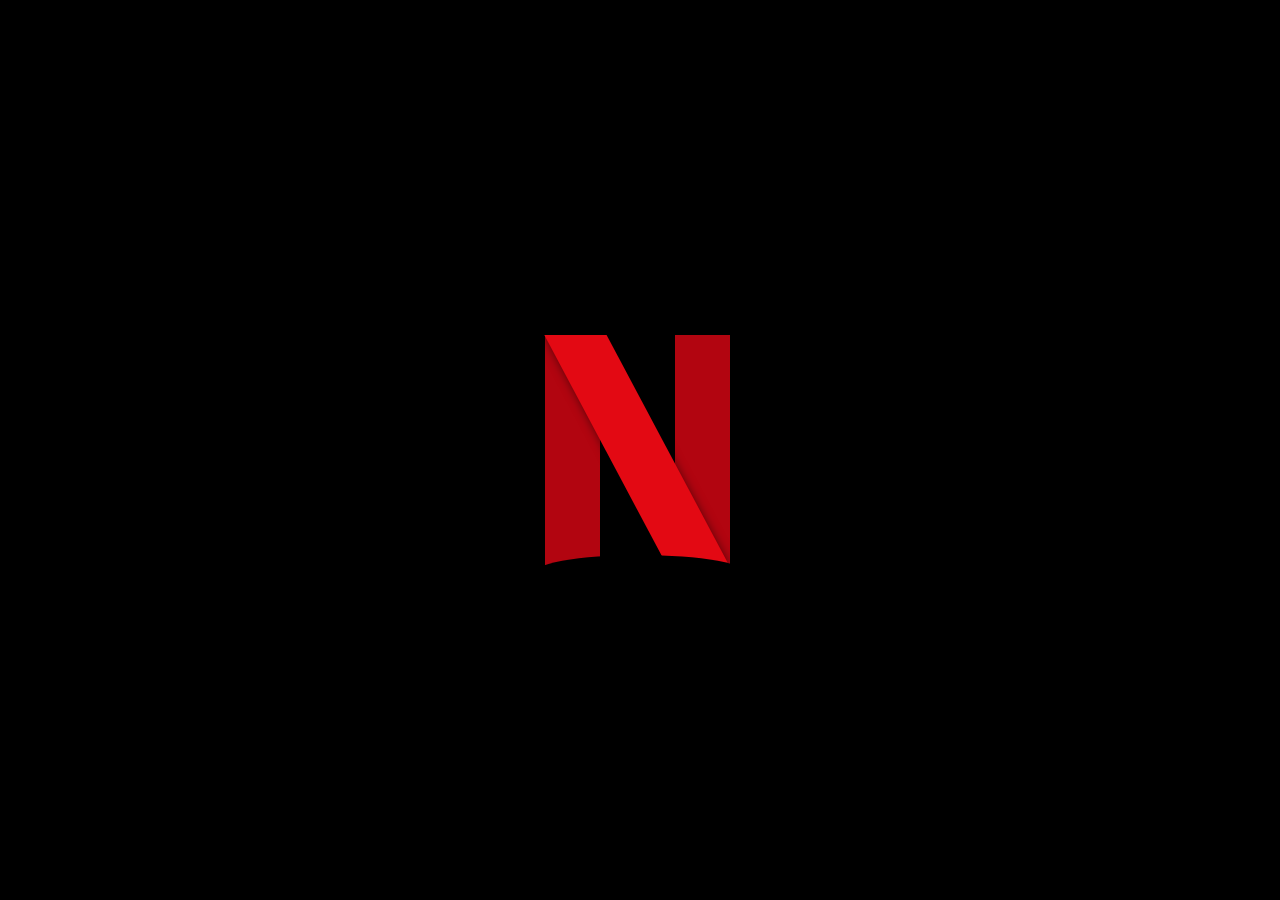
<file: 0313-5 Netflix Logo/index.html>
<!DOCTYPE html>
<html lang="en">

<head>
    <meta charset="UTF-8">
    <meta http-equiv="X-UA-Compatible" content="IE=edge">
    <meta name="viewport" content="width=device-width, initial-scale=1.0">
    <title>Netflix Logo</title>
    <link rel="stylesheet" href="style.css">
</head>

<body>
    <div class="container">
        <div class="logo"></div>
        <div class="boxes"></div>
    </div>
</body>

</html>
</file>
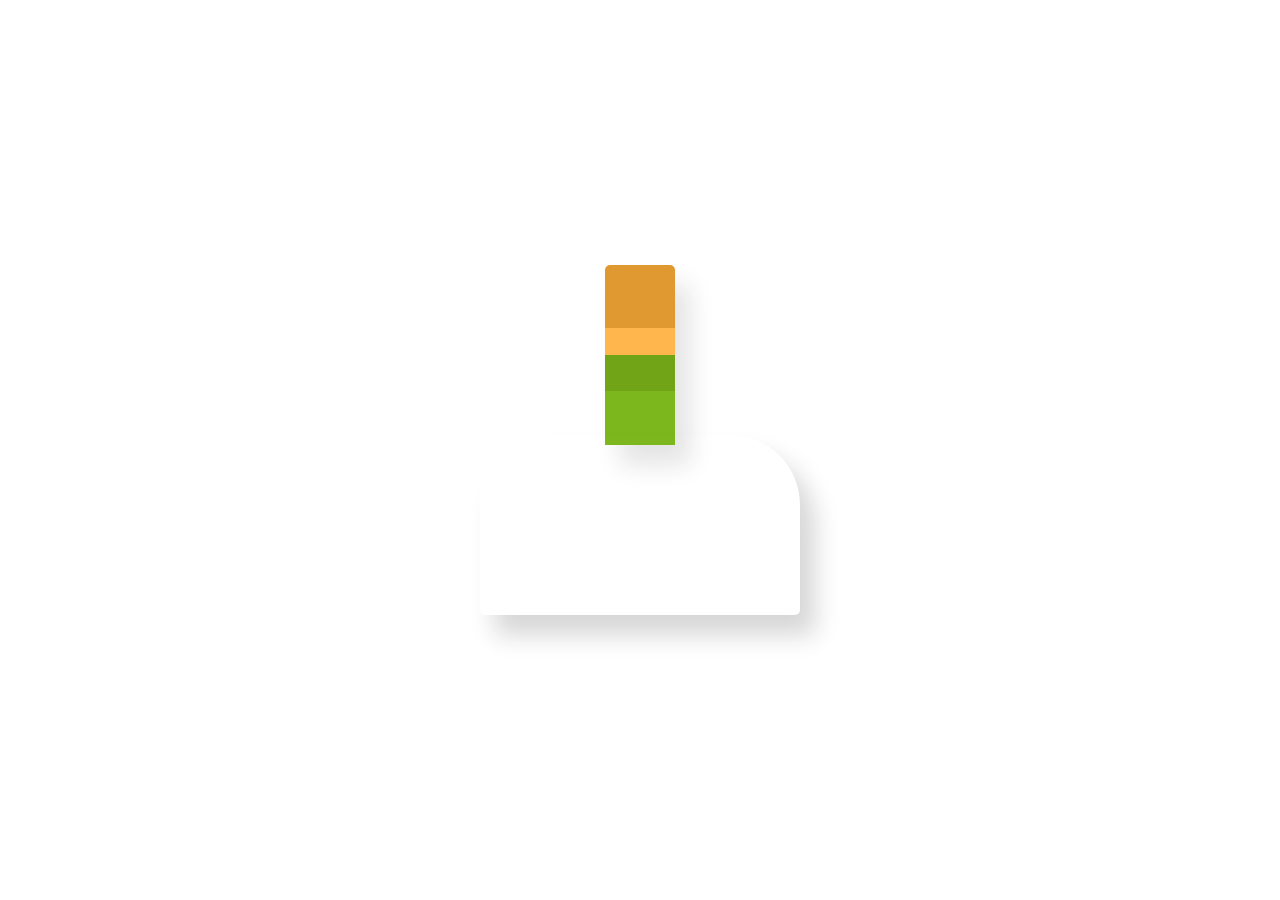
<file: 0314 Single Div Art/index.html>
<!DOCTYPE html>
<html lang="en">

<head>
    <meta charset="UTF-8">
    <meta http-equiv="X-UA-Compatible" content="IE=edge">
    <meta name="viewport" content="width=device-width, initial-scale=1.0">
    <title>Single Div Art</title>
    <link rel="stylesheet" href="style.css">
</head>

<body>
    <div class="bottle"></div>
</body>

</html>
</file>
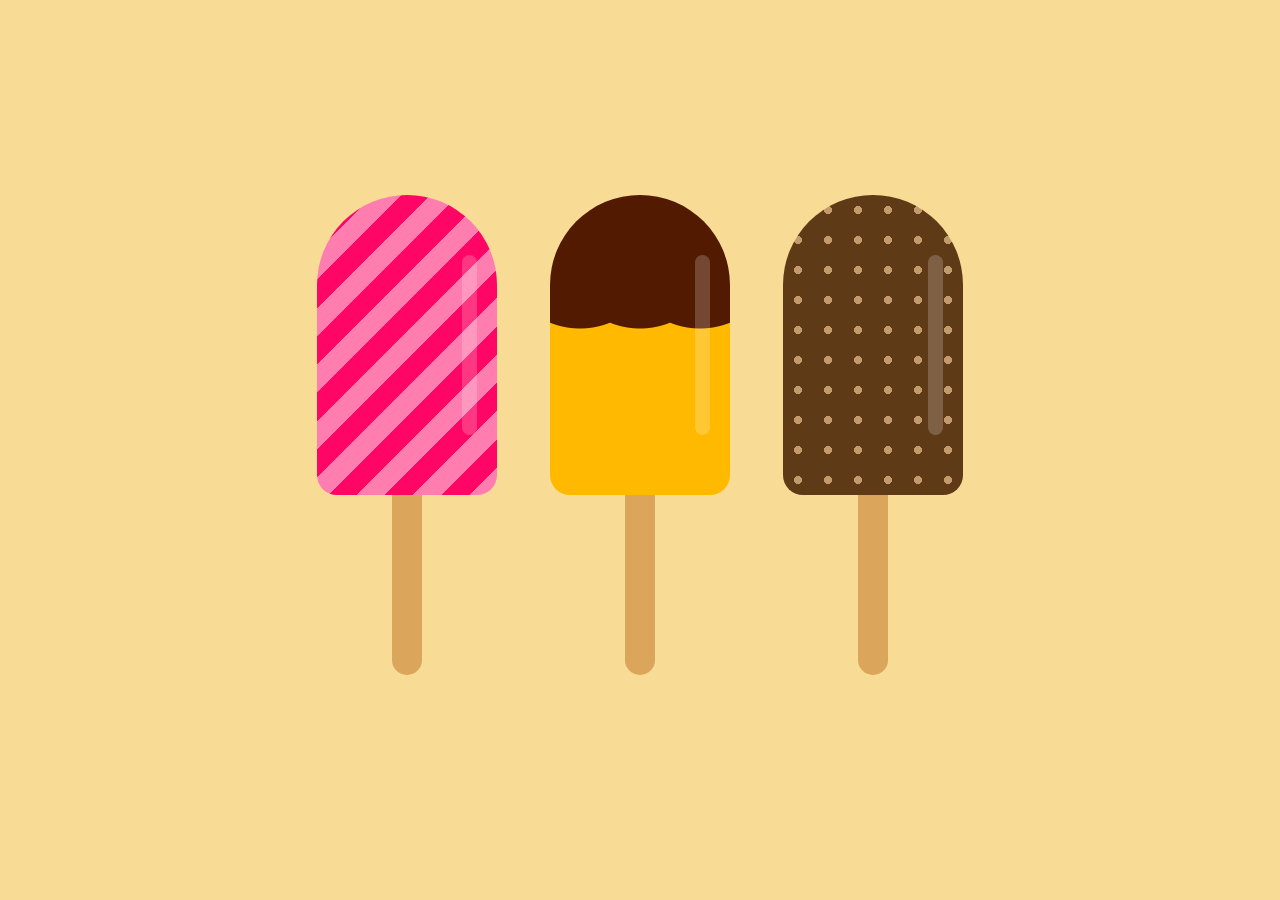
<file: 230326 3 Single Div Popsicles/index.html>
<!DOCTYPE html>
<html lang="en">

<head>
    <meta charset="UTF-8">
    <meta name="viewport" content="width=device-width, initial-scale=1.0">
    <title>Single Div Popsicles</title>
    <link rel="stylesheet" href="style.css">
</head>

<body>
    <div class="container">
        <div class="popsicle popsicle-1"></div>
        <div class="popsicle popsicle-2"></div>
        <div class="popsicle popsicle-3"></div>
    </div>
</body>

</html>
</file>
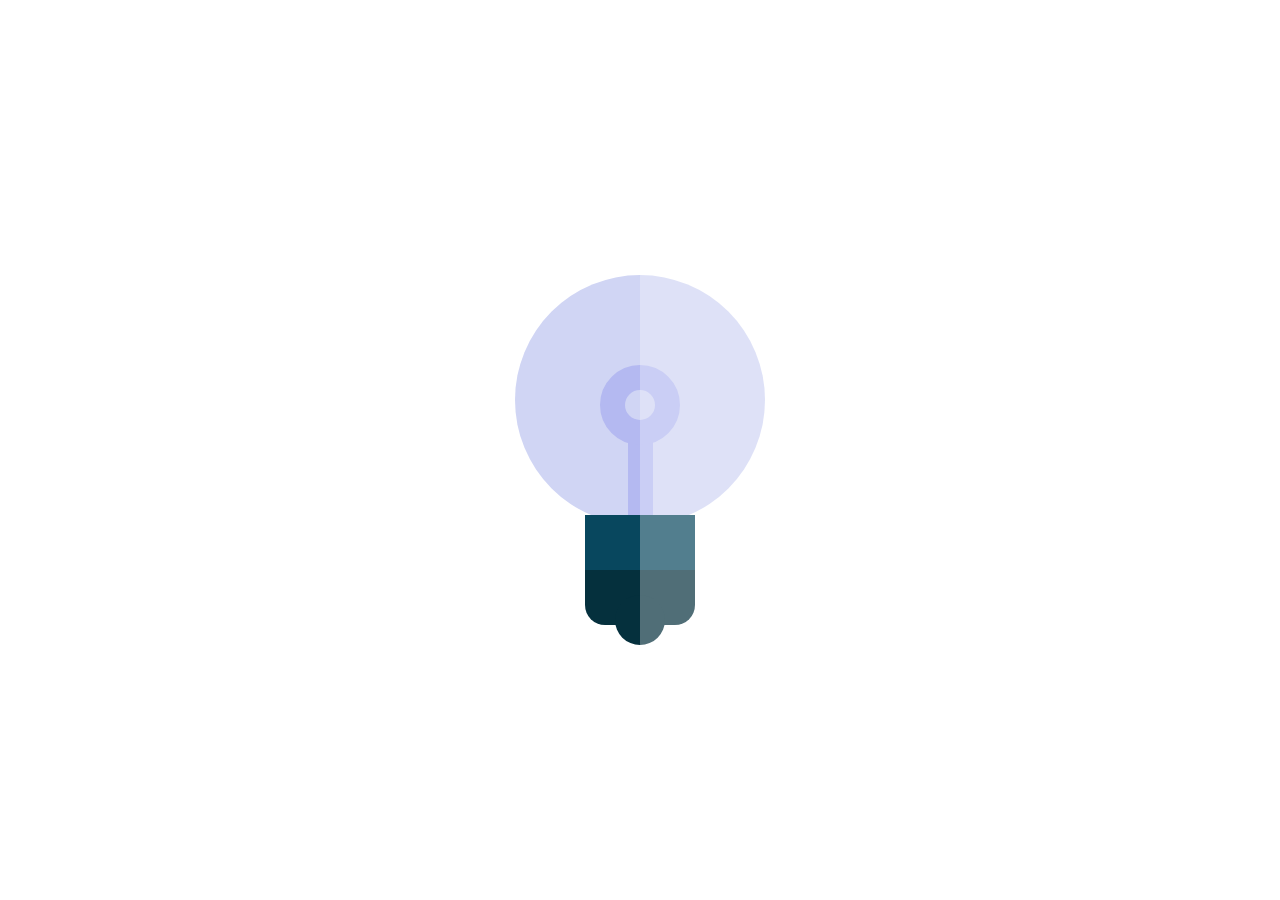
<file: 240318 Checkbox As Bulb/index.html>
<!DOCTYPE html>
<html lang="en">

<head>
    <meta charset="UTF-8">
    <meta http-equiv="X-UA-Compatible" content="IE=edge">
    <meta name="viewport" content="width=device-width, initial-scale=1.0">
    <title>Checkbox As Bulb</title>
    <link rel="stylesheet" href="style.css">
</head>

<body>
    <input type="checkbox" id="bulb">

    <label for="bulb"></label>
</body>

</html>
</file>
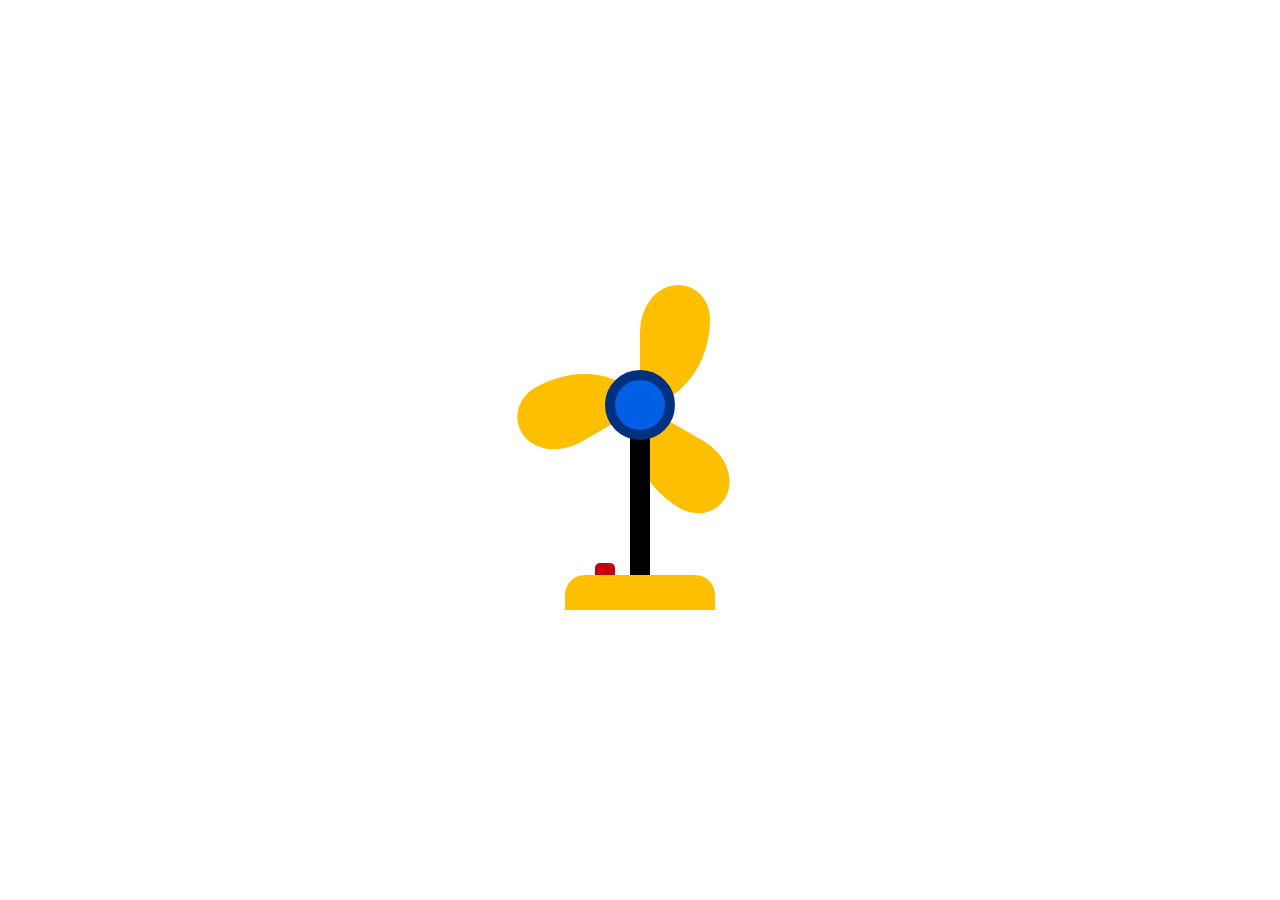
<file: 240319 CSS Working Fan/index.html>
<!DOCTYPE html>
<html lang="en">

<head>
    <meta charset="UTF-8">
    <meta name="viewport" content="width=device-width, initial-scale=1.0">
    <title>Css Working Fan</title>
    <link rel="stylesheet" href="style.css">
</head>

<body>
    <div class="fan">
        <input type="checkbox" id="btn">
        <label for="btn">
            <span></span>
            <span></span>
            <span></span>
        </label>
        <div class="base"></div>
    </div>
</body>

</html>
</file>
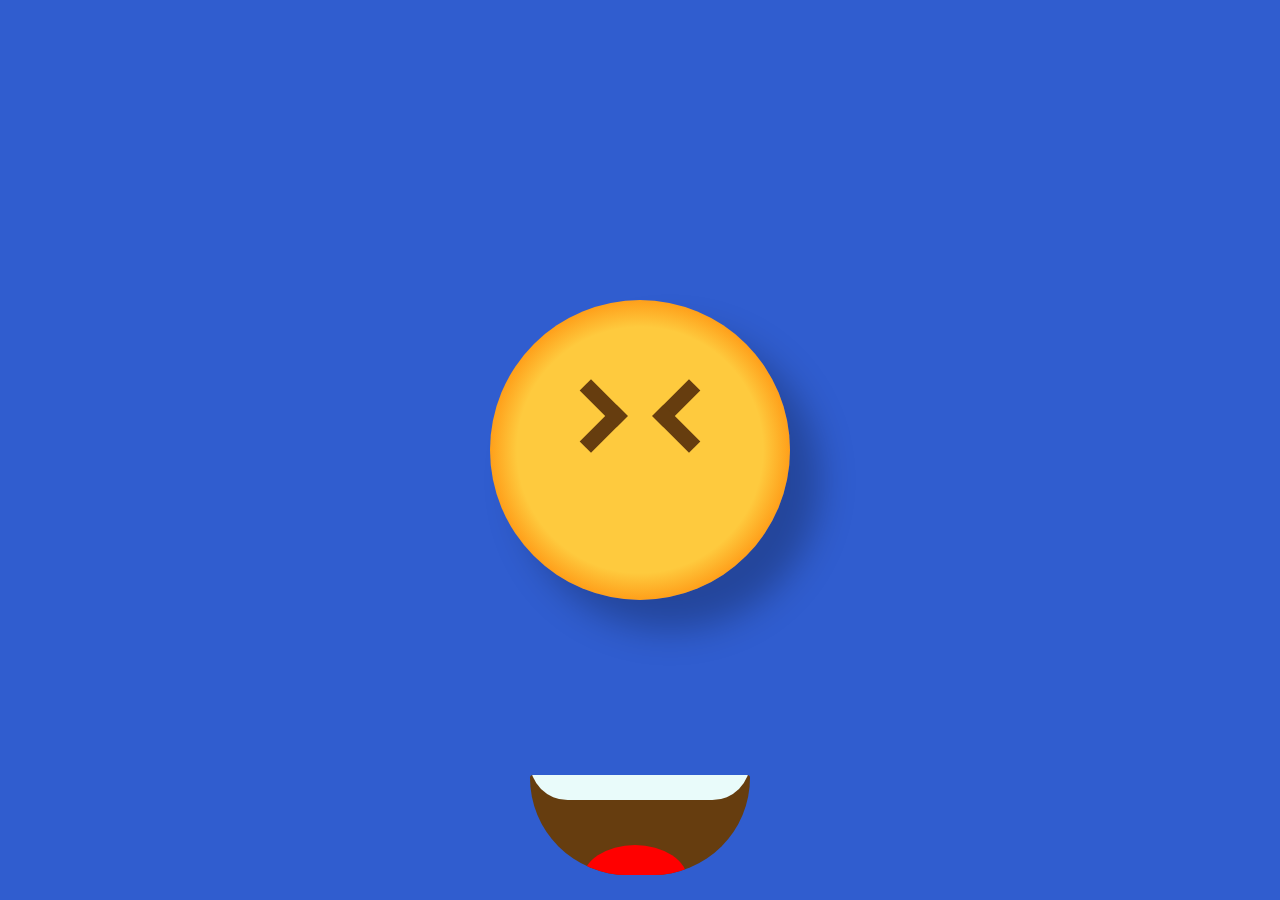
<file: 240325 CSS Emoji/index.html>
<!DOCTYPE html>
<html lang="en">

<head>
    <meta charset="UTF-8">
    <meta http-equiv="X-UA-Compatible" content="IE=edge">
    <meta name="viewport" content="width=device-width, initial-scale=1.0">
    <title>CSS Emoji</title>
    <link rel="stylesheet" href="style.css">
</head>

<body>
    <div class="emoji">
        <div class="eyes">
            <div class="eye left"></div>
            <div class="eye right"></div>
        </div>
    </div>
    
    <div class="mouth">
        <div class="teeth"></div>
        <div class="tongue"></div>
    </div>
</body>

</html>
</file>
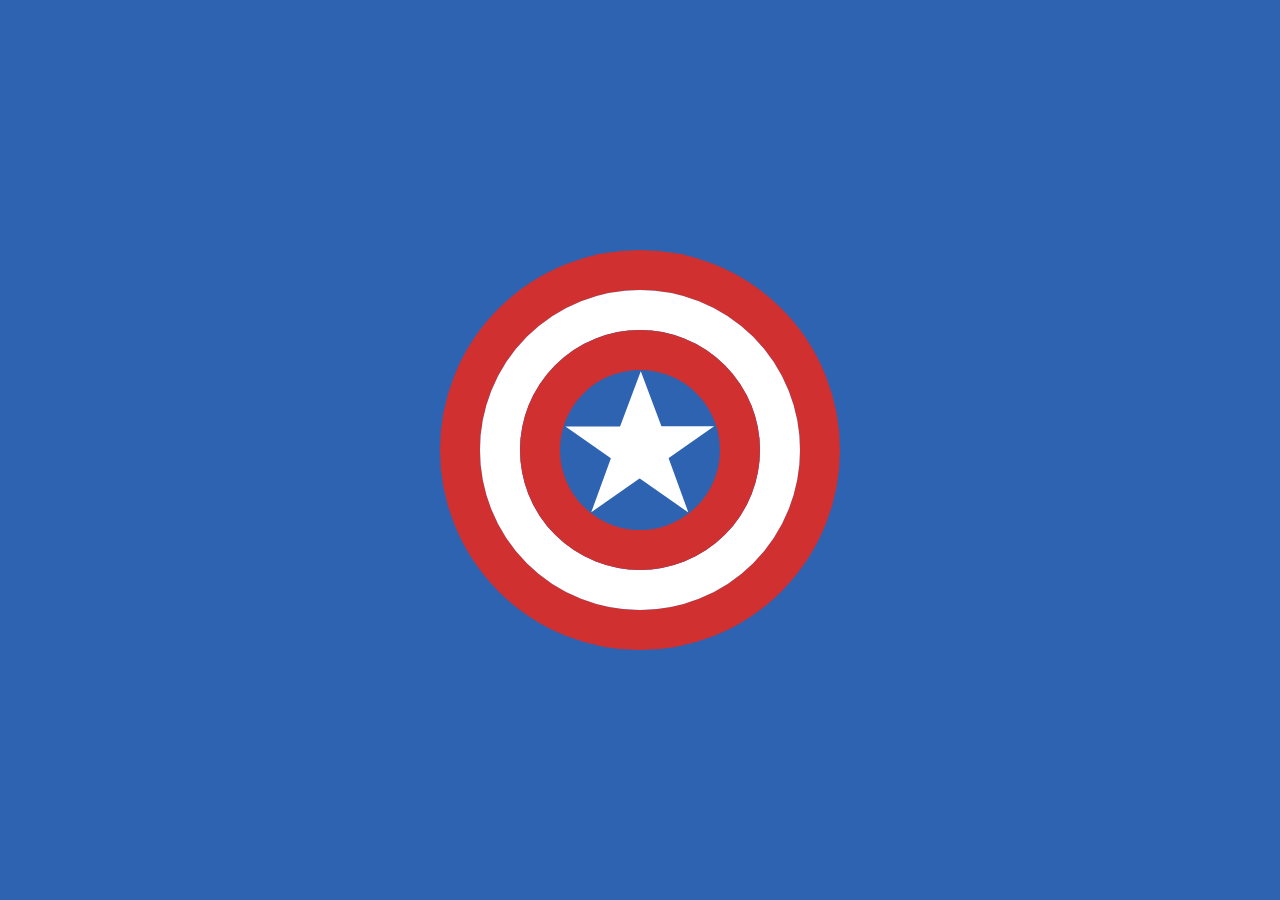
<file: 240422 Captain America/index.html>
<!DOCTYPE html>
<html lang="en">

<head>
    <meta charset="UTF-8">
    <meta http-equiv="X-UA-Compatible" content="IE=edge">
    <meta name="viewport" content="width=device-width, initial-scale=1.0">
    <title>Captain America shield</title>
    <link rel="stylesheet" href="style.css">
</head>

<body>
    <div class="shield">
        <div class="star"></div>
    </div>
</body>

</html>
</file>
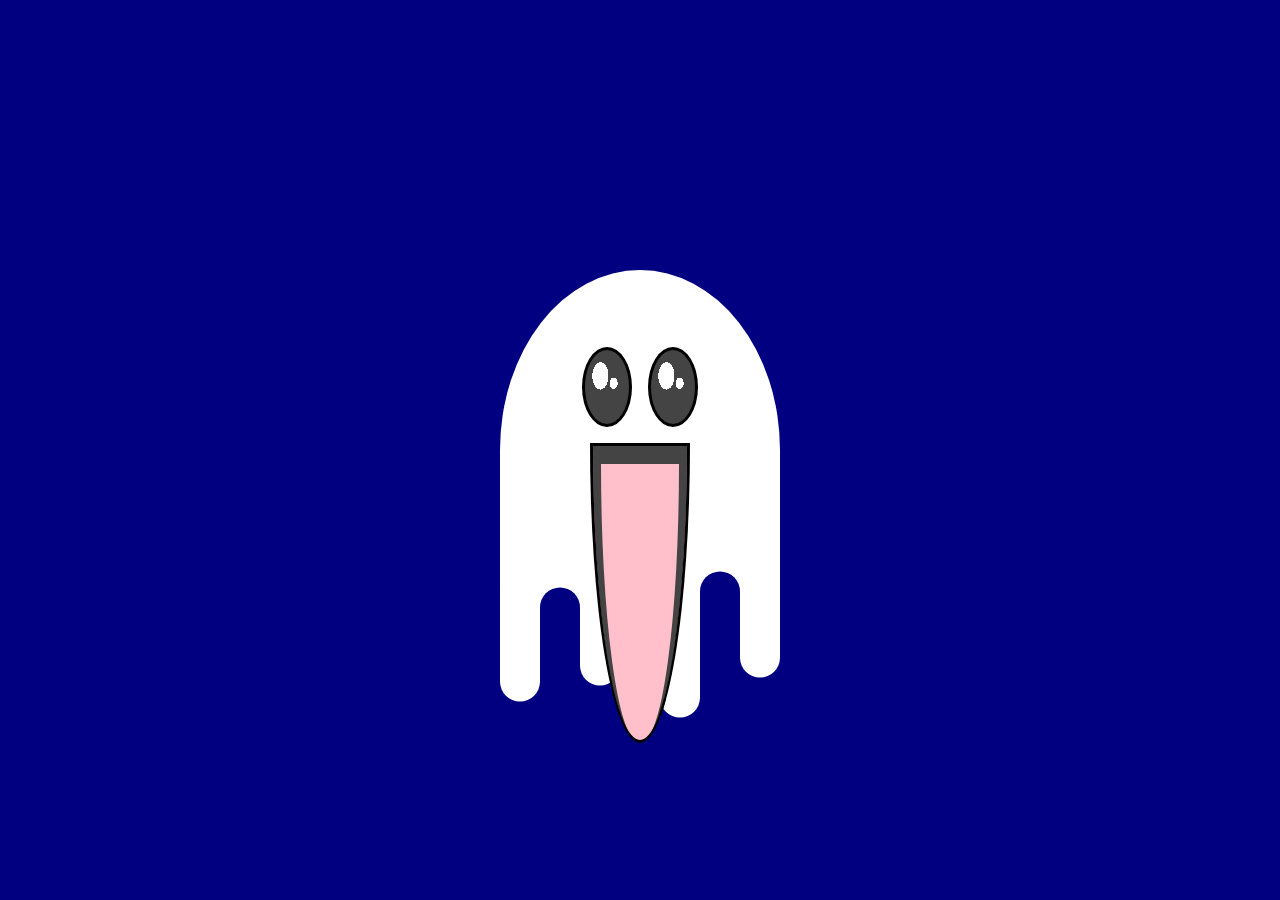
<file: 240423 Ghost/index.html>
<!DOCTYPE html>
<html lang="en">

<head>
    <meta charset="UTF-8">
    <meta http-equiv="X-UA-Compatible" content="IE=edge">
    <meta name="viewport" content="width=device-width, initial-scale=1.0">
    <title>Ghost</title>
    <link rel="stylesheet" href="style.css">
</head>

<body>
    <div class="container">
        <div class="ghost">
            <div class="face">
                <div class="eyes">
                    <div></div>
                    <div></div>
                </div>
                <div class="smile"></div>
            </div>
        </div>
    </div>
</body>

</html>
</file>
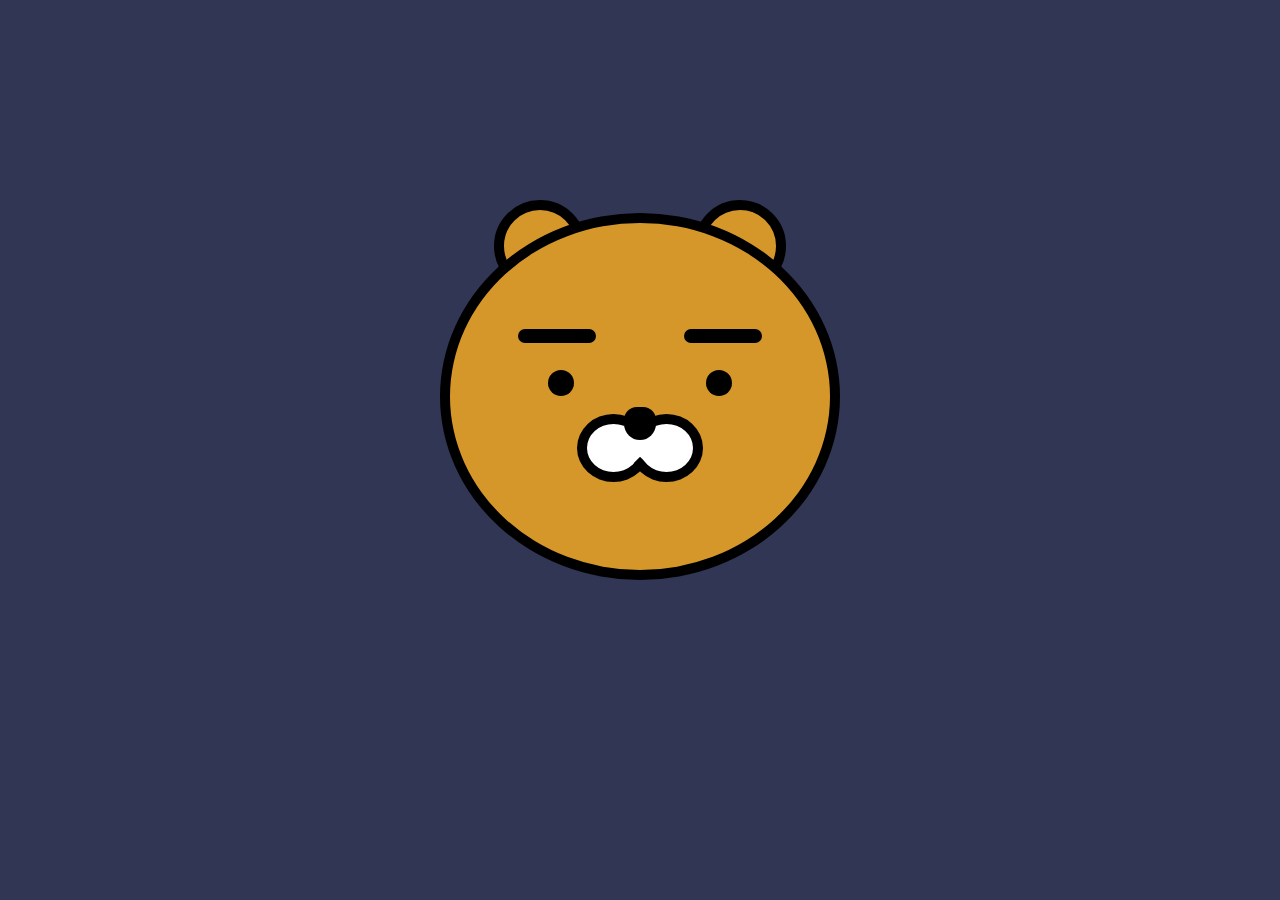
<file: 240429 Ryan/index.html>
<!DOCTYPE html>
<html lang="en">

<head>
    <meta charset="UTF-8">
    <meta http-equiv="X-UA-Compatible" content="IE=edge">
    <meta name="viewport" content="width=device-width, initial-scale=1.0">
    <title>ryan</title>
    <link rel="stylesheet" href="style.css">
</head>

<body>
    <div class="ryan">
        <div class="ear left"></div>
        <div class="ear right"></div>
        <div class="face">
            <div class="eyebrow left"></div>
            <div class="eyebrow right"></div>
            <div class="eye left"></div>
            <div class="eye right"></div>
            <div class="nose"></div>
            <div class="mouth left"></div>
            <div class="mouth right"></div>
        </div>
    </div>
</body>

</html>
</file>
<file: 0313-5 Netflix Logo/style.css>
* {
    padding: 0;
    margin: 0;
    box-sizing: border-box;
}

body {
    background-color: #000;
}

.container {
    height: 350px;
    width: 350px;
    position: absolute;
    transform: translate(-50%, -50%);
    top: 50%;
    left: 50%;
}

.logo {
    position: absolute;
    background-color: #b20510;
    height: 230px;
    width: 55px;
    left: 80px;
    top: 60px;
}

.logo::before {
    content: "";
    position: absolute;
    background-color: #b20510;
    height: 230px;
    width: 55px;
    left: 130px;
}

.logo::after {
    content: "";
    position: absolute;
    background-color: #e30913;
    height: 300px;
    width: 55px;
    transform: rotate(-28deg);
    left: 62px;
    bottom: -31px;
    box-shadow: 0 0 10px rgba(0, 0, 0, 0.5);
}

.boxes {
    background-color: #000;
    height: 60px;
    width: 100%;
    position: absolute;
}

.boxes::before {
    position: absolute;
    content: "";
    background-color: #000;
    height: 40px;
    width: 220px;
    bottom: -260px;
    margin: auto;
    left: 0;
    right: 0;
    border-radius: 50%;

}
</file>
<file: 0314 Single Div Art/style.css>
*,*:before,*:after {
    padding: 0;
    margin: 0;
    box-sizing: border-box;
}

.bottle {
    width: 320px;   
    height: 180px;
    position: absolute;
    margin: auto;
    left: 0;
    right: 0;
    top: 150px;
    bottom: 0;
    border-radius: 70px 70px 5px 5px;
    background: 
    linear-gradient(
        to right,
        #ffb64c 50px,
        transparent 50px,
        transparent 130px,
        #ffb64c 130px,
    ),

    linear-gradient(
        to bottom,
        #7bb71d 100px,
        #ffb64c 100px,    
        #ffb64c 130px,
        #7bb71d 130px,
        #7bb71d 165px,
        #ffb64c 165px,
        #ffb64c 215px,
        #ffb64c 215px,
        #ffb64c 245px,
        #7bb71d 245px
    );
    background-size: 180px 115px, 100% 100%;
    background-position: 0 100px, 0 0;
    background-repeat: no-repeat, no-repeat;
    box-shadow: 15px 20px 25px rgba(30, 30, 30, 0.18);
}

.bottle::before {
    content: "";
    width: 70px;   
    height: 180px;
    position: absolute;
    margin: auto;
    left: 0;
    right: 0;
    top: -170px;
    z-index: -1;
    background: linear-gradient(
        to bottom,
        #df9930 35%,
        #ffb64c 35%,
        #ffb64c 50%,
        #71a517 50%,
        #71a517 70%,
        #7bb71d 70%
    );
    border-radius: 5px 5px 0 0;
    box-shadow: 15px 20px 25px rgba(30, 30, 30, 0.12);
}

.bottle::after {
    content: "";
    position: absolute;
    width: 490px;
    width: 50%;
    bottom: 0;
    background-color: rgba(225, 225, 225, 0.12);
}
</file>
<file: 230326 3 Single Div Popsicles/style.css>
* {
    padding: 0;
    margin: 0;
    box-sizing: border-box;
}

body {
    background-color: #f8db94;
}

.container {
    height: 600px;
    width: 700px;
    position: absolute;
    transform: translate(-50%, -50%);
    top: 50%;
    left: 50%;
    display: flex;
    justify-content: space-around;
}

.popsicle {
    width: 180px;
    height: 300px;
    position: relative;
    top: 45px;
    border-radius: 90px 90px 20px 20px;
}

.popsicle::before {
    position: absolute;
    content: "";
    height: 180px;
    width: 15px;
    background-color: rgba(255, 255, 255, 0.2);
    border-radius: 15px;
    right: 20px;
    top: 60px;
}

.popsicle::after {
    position: absolute;
    content: "";
    height: 180px;
    width: 30px;
    background-color: #dba55b;
    top: 300px;
    margin: auto;
    left: 0;
    right: 0;
    border-radius: 0 0 20px 20px;
}

.popsicle-1 {
    background-image: repeating-linear-gradient(135deg,
            #ff7eaf 0,
            #ff7eaf 20px,
            #ff0565 20px,
            #ff0565 40px
        );
}

.popsicle-2 {
    background-size: 60px 300px;
    background-image: radial-gradient(
            circle at 30px 53px,
            #521a01 80px,
            #ffba00 81px
        );
}

.popsicle-3 {
    background-color: #5e3a16;
    background-image: radial-gradient(
            #c39a6b 4px,
            transparent 4px
        );
    background-size: 30px 30px;
}
</file>
<file: 240318 Checkbox As Bulb/style.css>
* {
    padding: 0;
    margin: 0;
    box-sizing: border-box;
}

input[type="checkbox"] {
    appearance: none;
    position: absolute;
    display: block;
    height: 250px;
    width: 250px;
    background-color: #d0d5f4;
    transform: translate(-50%, -50%);
    top: calc(50% - 50px);
    left: 50%;
    border-radius: 50%;
    cursor: pointer;
    transition: 0.3s;
}

input[type="checkbox"]::before {
    position: absolute;
    content: "";
    height: 100px;
    width: 25px;
    background-color: #b4b9f1;
    bottom: 0;
    margin: auto;
    left: 0;
    right: 0;

    transition: 0.3s;
}

input[type="checkbox"]::after {
    position: absolute;
    content: "";
    height: 30px;
    width: 30px;
    border: 25px solid #b4b9f1;
    border-radius: 50%;
    margin: auto;
    left: 0;
    right: 0;
    bottom: 80px;

    transition: 0.3s;
}

label {
    position: absolute;
    height: 110px;
    width: 110px;
    background-color: #08475e;
    border-radius: 0 0 20px 20px;
    transform: translate(-50%, -50%);
    left: 50%;
    top: calc(50% + 120px);
    background: linear-gradient(#08475e 50%, #05303d 50%);
    cursor: pointer;
}

label::before {
    position: absolute;
    content: "";
    height: 50px;
    width: 50px;
    background-color: #05303d;
    bottom: -20px;
    margin: auto;
    left: 0;
    right: 0;
    border-radius: 50%;
}

label::after {
    position: absolute;
    content: "";
    height: 500px;
    width: 250px;
    background-color: rgba(255, 255, 255, 0.3);
    bottom: -50px;
    left: 55px;
}

input[type="checkbox"]:checked {
    background-color: #ffd845;
}

input[type="checkbox"]:checked::before {
    background-color: #ff8e00;
}

input[type="checkbox"]:checked::after {
    border: 25px solid #ff8e00;
}
</file>
<file: 240319 CSS Working Fan/style.css>
*,
*::before,
*::after {
    padding: 0;
    margin: 0;
    box-sizing: border-box;
}

.fan {
    height: 350px;
    width: 350px;
    position: absolute;
    margin: auto;
    top: 0;
    bottom: 0;
    left: 0;
    right: 0;
}

label {
    display: block;
    height: 20px;
    width: 20px;
    background-color: #000;
    position: absolute;
    margin: 120px auto 0 auto;
    left: 0;
    right: 0;
    border-radius: 50%;
    animation: spin 1s infinite linear;
    animation-play-state: paused;
}

@keyframes spin {
    100% {
        transform: rotate(360deg);
    }
}

label::after {
    content: "";
    position: absolute;
    height: 70px;
    width: 70px;
    background-color: #005fe4;
    border: 10px solid #00317e;
    border-radius: 50%;
    left: -25px;
    bottom: -25px;
}

label span {
    display: block;
    height: 120px;
    width: 70px;
    background-color: #fdbf00;
    border-radius: 55% 45% 100% 0% / 39% 28% 72% 61%;
    position: absolute;
    z-index: -1;
}

span:nth-child(1) {
    bottom: 10px;
    left: 10px;
}

span:nth-child(2) {
    transform: rotate(-120deg);
    left: -90px;
    top: -50px;
}


span:nth-child(3) {
    transform: rotate(-240deg);
    right: -60px;
    top: 10px;
}

.base {
    height: 160px;
    width: 20px;
    background-color: #000;
    position: absolute;
    margin: auto;
    left: 0;
    right: 0;
    top: 140px;
    z-index: -1;
}

.base::after {
    content: "";
    position: absolute;
    height: 35px;
    width: 150px;
    background-color: #fdbf00;
    left: -65px;
    top: 160px;
    border-radius: 20px 20px 0 0;
}

input[type="checkbox"] {
    position: absolute;
    -webkit-appearance: none;
    appearance: none;
    height: 12px;
    width: 20px;
    background-color: #c30010;
    bottom: 50px;
    left: 130px;
    outline: none;
    cursor: pointer;
    border-radius: 5px 5px 0 0;
}

input[type="checkbox"]:checked {
    height: 8px;
}

input[type="checkbox"]:checked+label {
    animation-play-state: running;
}
</file>
<file: 240325 CSS Emoji/style.css>
body {
    background-color: #305dcf;
}

.emoji {
    position: absolute;
    top: 50%;
    left: 50%;
    transform: translate(-50%, -50%);
    display: flex;
    flex-direction: column;
    height: 300px;
    width: 300px;
    background-image: radial-gradient(#feca3e 58%,
            #ff8000 80%);
    border-radius: 50%;
    overflow: hidden;
    box-shadow: 30px 30px 35px rgba(0, 0, 0, 0.25);
}

.eyes {
    display: flex;
}

.eye {
    border: solid #663d0f;
    border-width: 0 16px 16px 0;
    position: absolute;
    padding: 18px;
}

.left {
    transform: rotate(-45deg);
    top: 90px;
    left: 25%;
}

.right {
    transform: rotate(135deg);
    top: 90px;
    right: 25%;
}

.mouth {
    height: 100px;
    width: 220px;
    background-color: #663d0f;
    position: absolute;
    margin: auto;
    left: 0;
    right: 0;
    bottom: 25px;
    overflow: hidden;
    border-radius: 5px 5px 180px 180px;
}

.teeth {
    height: 40px;
    width: 220px;
    background-color: #e9fbfa;
    position: absolute;
    bottom: 75px;
    border-radius: 5px 5px 80px 80px;
}

.tongue {
    height: 70px;
    width: 105px;
    position: absolute;
    background-color: red;
    border-radius: 50%;
    transform: translate(50%);
    top: 70px;
}
</file>
<file: 240422 Captain America/style.css>
*,
*::before,
*::after {
    padding: 0;
    margin: 0;
    box-sizing: border-box;
}

body {
    display: flex;
    justify-content: center;
    align-items: center;
    height: 100vh;
    background: #2e63b1;
}

.shield {
    width: 400px;
    height: 400px;
    position: fixed;
    background: transparent;
    border: 40px solid #d13030;
    border-radius: 50%;
}

.shield::before {
    content: "";
    position: absolute;
    width: 100%;
    height: 100%;
    background: transparent;
    border: 40px solid #fff;
    border-radius: 50%;
}

.shield::after {
    content: "";
    position: absolute;
    width: 75%;
    height: 75%;
    background: transparent;
    border: 40px solid #d13030;
    border-radius: 50%;
    top: 12.5%;
    left: 12.5%;
}

.star {
    width: 0;
    height: 0;
    position: relative;
    border-left: 100px solid transparent;
    border-bottom: 70px solid #ffffff;
    border-right: 100px solid transparent;
    top: 38.5%;
    left: 62px;
    z-index: 1;
    transform: rotate(35deg) scale(.75);
}

.star::before {
    content: "";
    position: absolute;
    width: 0;
    height: 0;
    top: 3px;
    left: -105px;
    border-left: 100px solid transparent;
    border-bottom: 70px solid #ffffff;
    border-right: 100px solid transparent;
    transform: rotate(-70deg);
}

.star::after {
    content: "";
    position: absolute;
    width: 0;
    height: 0;
    top: -55px;
    left: -67px;
    transform: rotate(-35deg);
    border-left: 30px solid transparent;
    border-bottom: 80px solid #ffffff;
    border-right: 30px solid transparent;
}
</file>
<file: 240423 Ghost/style.css>
*,
*::before,
*::after {
    margin: 0;
    padding: 0;
    box-sizing: border-box;
}

body {
    background: navy;
    display: flex;
    justify-content: center;
    align-items: center;
    height: 100vh;
    overflow: hidden;
}

.container {
    width: 400px;
    aspect-ratio: 2/3;
    position: fixed;
    display: flex;
    justify-content: center;
    align-items: center;
}

.ghost {
    position: relative;
    background: white;
    width: 280px;
    height: 60%;
    border-radius: 50% 50% 0 0;
    display: flex;
    justify-content: center;
    animation: 3s float infinite ease;
}

@keyframes float {
    50% {
        transform: translateY(-30px);
    }
}

.face {
    position: relative;
    height: 140px;
    display: flex;
    flex-direction: column;
    align-items: center;
    transform: translateY(55%);
    gap: 1rem;
}

.eyes {
    display: flex;
    justify-content: center;
    gap: 1rem;
}

.eyes>div {
    width: 50px;
    height: 80px;
    background-color: #444;
    background-image: radial-gradient(at 35% 35%, white 20%, transparent 20%),
        radial-gradient(at 65% 45%, white 10%, transparent 10%);
    border-radius: 50%;
    border: 3px solid;
}

.smile {
    background-color: pink;
    width: 100px;
    aspect-ratio: 1/3;
    border-radius: 0 0 50% 50% / 0 0 100% 100%;
    border: 3px solid;
    box-shadow: inset 0 10px 0 8px #444;
}

.ghost::before {
    content: "";
    position: absolute;
    width: 40px;
    height: 130px;
    background: white;
    border-radius: 40px;
    bottom: 0;
    left: 0;
    transform: translateY(55%);
    box-shadow: calc(40px * 1) 1rem navy,
        calc(40px * 2) -1rem white,
        calc(40px * 3) 2.5rem navy,
        calc(40px * 4) 1rem white,
        calc(40px * 5) 0rem navy,
        calc(40px * 6) -1.5rem white;
    animation: 4s move ease-in-out infinite;
}

@keyframes move {
    50% {
        box-shadow: calc(40px * 1) 2rem navy,
            calc(40px * 2) 1rem white,
            calc(40px * 3) -.5rem navy,
            calc(40px * 4) 0em white,
            calc(40px * 5) 1.5rem navy,
            calc(40px * 6) -.5rem white;
    }
}
</file>
<file: 240429 Ryan/style.css>
*,
*::before,
*::after {
    box-sizing: border-box;
}

body {
    background: #313654;
}

.ryan {
    position: relative;
    margin: 200px auto;
    width: 400px;
    height: 380px;
}

.ryan .ear {
    position: absolute;
    top: 0;
    width: 92px;
    height: 92px;
    border: 10px solid #000;
    border-radius: 100%;
    background: #d59729;
}

.ryan .ear.left {
    left: 54px;
}

.ryan .ear.right {
    right: 54px;
}

.ryan .face {
    position: absolute;
    bottom: 0;
    width: 400px;
    height: 367px;
    border-radius: 100%;
    border: 10px solid #000;
    background: #d59729;
}

.ryan .eyebrow {
    position: absolute;
    top: 106px;
    width: 78px;
    height: 14px;
    border-radius: 14px;
    background: #000;
    transition: all 0.2s;
}

.ryan .eyebrow.left {
    left: 68px;
}

.ryan .eyebrow.right {
    right: 68px;
}

.ryan .eye {
    position: absolute;
    top: 147px;
    width: 26px;
    height: 26px;
    border-radius: 100%;
    background: #000;
    transition: all 0.2s;
}

.ryan .eye.left {
    left: 98px;
}

.ryan .eye.right {
    right: 98px;
}

.ryan .nose {
    position: absolute;
    top: 184px;
    left: 50%;
    margin-left: -16px;
    width: 32px;
    height: 33px;
    border-radius: 80% 80% 100% 100%;
    background: #000;
    z-index: 2;
}

.ryan .mouth {
    position: absolute;
    top: 191px;
    width: 73px;
    height: 68px;
    border: 10px solid #000;
    border-radius: 100%;
    background: #fff;
}

.ryan .mouth.left {
    left: 127px;
}

.ryan .mouth.right {
    right: 127px;
}

.ryan .mouth::before {
    content: "";
    position: absolute;
    top: 2px;
    width: 30px;
    height: 33px;
    background: #fff;
    -webkit-transform: rotate(-45deg);
    transform: rotate(-45deg);
    z-index: 1;
}

.ryan .mouth.left::before {
    left: 29px;
}

.ryan .mouth.right::before {
    right: 31px;
}
</file>
